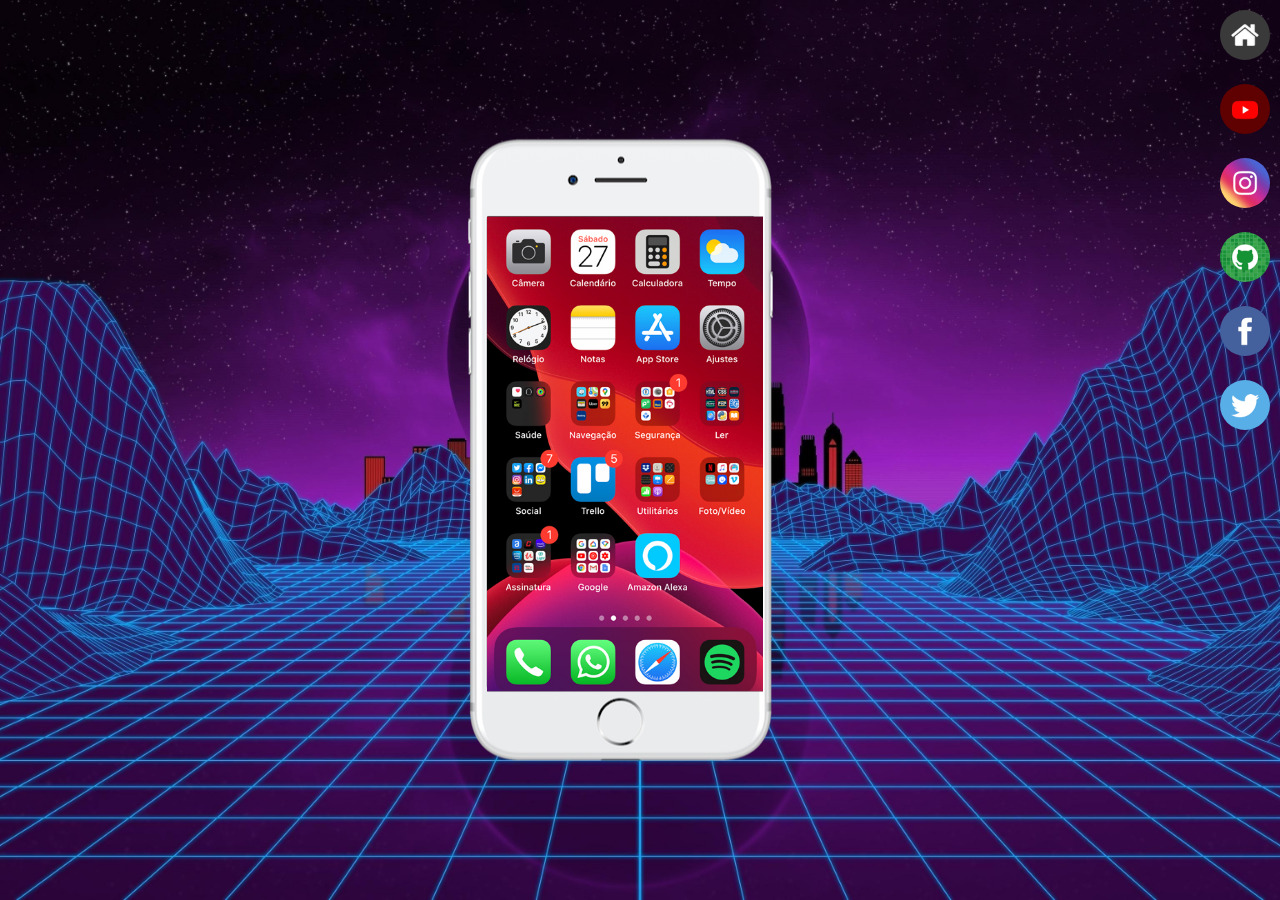
<file: index.html>
<!DOCTYPE html>
<html lang="pt-br">
<head>
    <meta charset="UTF-8">
    <meta http-equiv="X-UA-Compatible" content="IE=edge">
    <meta name="viewport" content="width=device-width, initial-scale=1.0">
    <title>Projeto Redes Sociais</title>
    <link rel="shortcut icon" href="favicon.ico" type="image/x-icon">
    <link rel="stylesheet" href="estilos/style.css">
</head>
<body>
    <main>
        <section id="telefone">
            <iframe src="home.html" name="tela" id="tela" frameborder="0" >
                Mude de Navegador , essa miserá não funfa um Iframe tão Perfeito!!.
            </iframe>
        </section>
        <section id="redesocial">
            <a href="home.html" target="tela"><img src="imagens/logo-home.jpg" alt=""></a><br>
            <a href="youtube.html" target="tela"><img src="imagens/logo-youtube.jpg" alt=""></a><br>
            <a href="instagram.html" target="tela"><img src="imagens/logo-instagram.jpg" alt=""></a><br>
            <a href="github.html" target="tela"><img src="imagens/logo-github.jpg" alt=""></a><br>
            <a href="facebook.html" target="tela"><img src="imagens/logo-facebook.jpg" alt=""></a><br>
            <a href="twitter.html" target="tela"><img src="imagens/logo-twitter.jpg" alt=""></a><br>
        </section>
    </main>
</body>
</html>
</file>
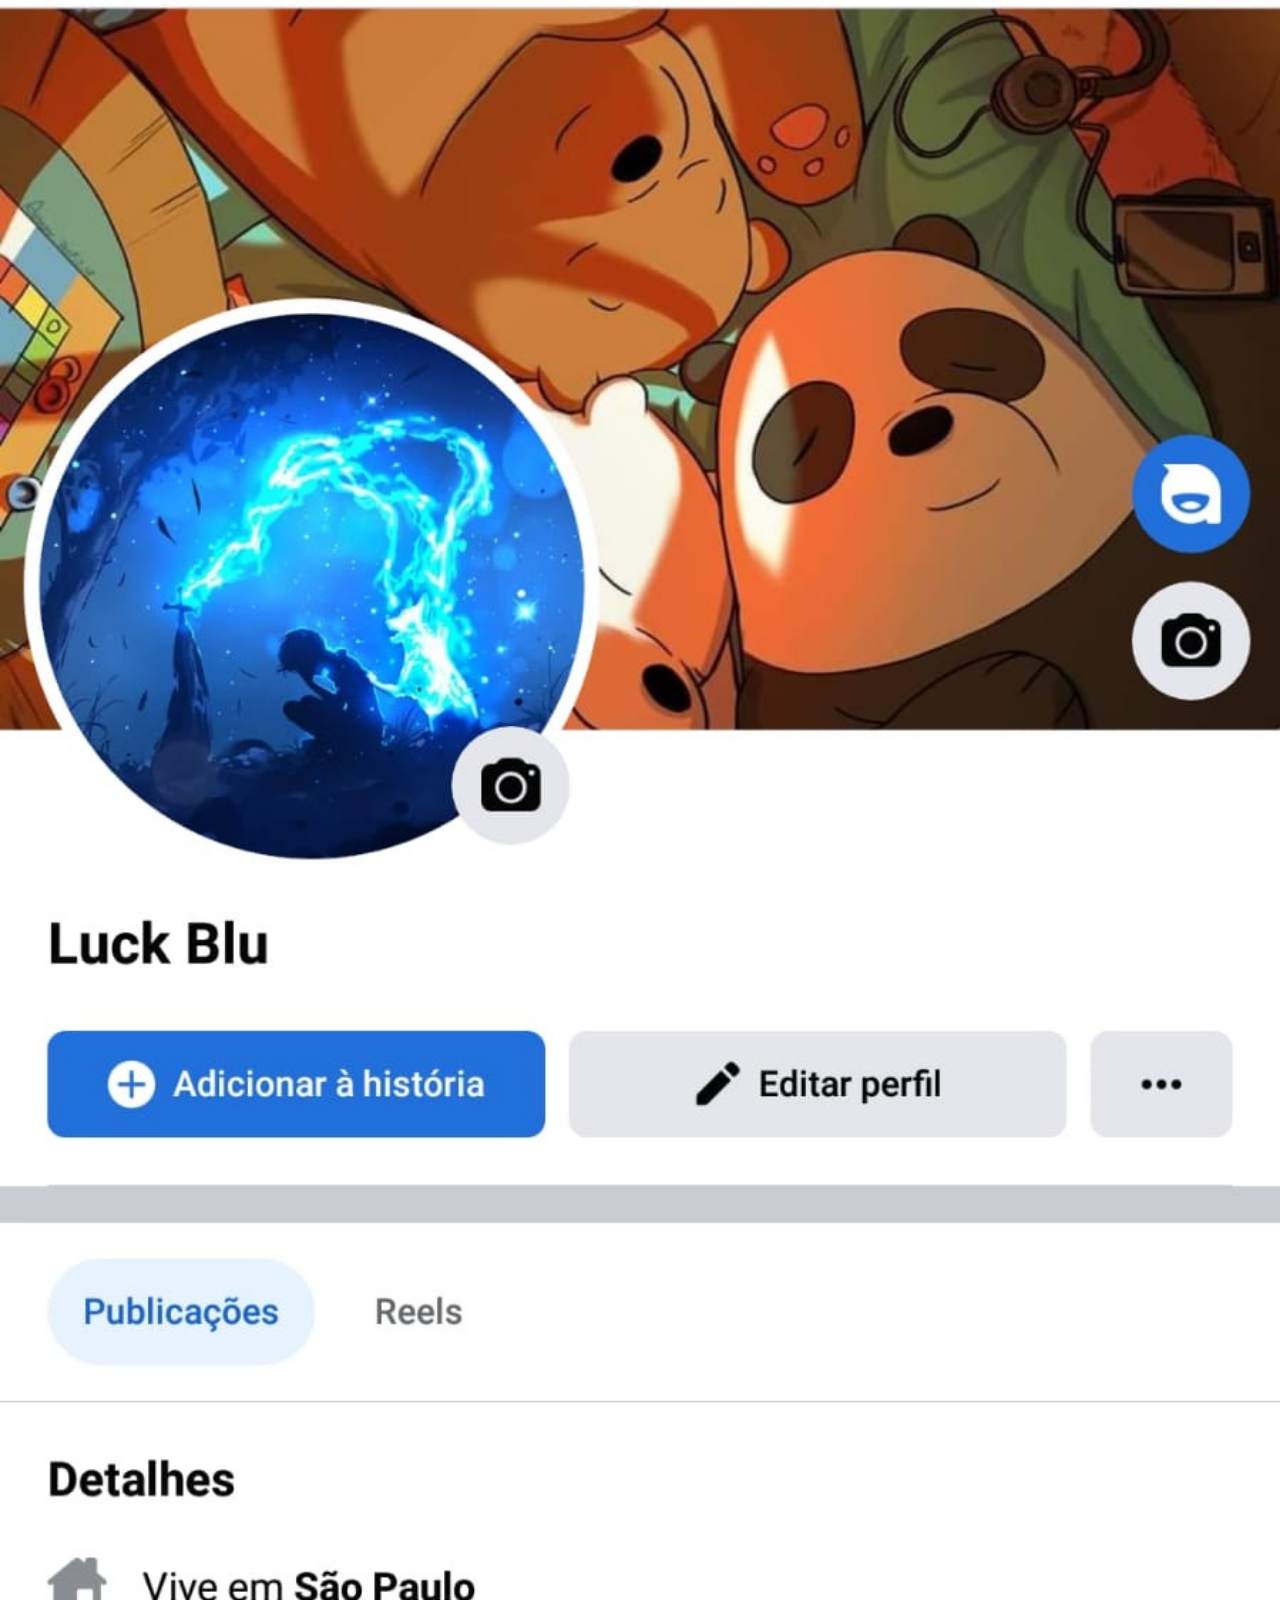
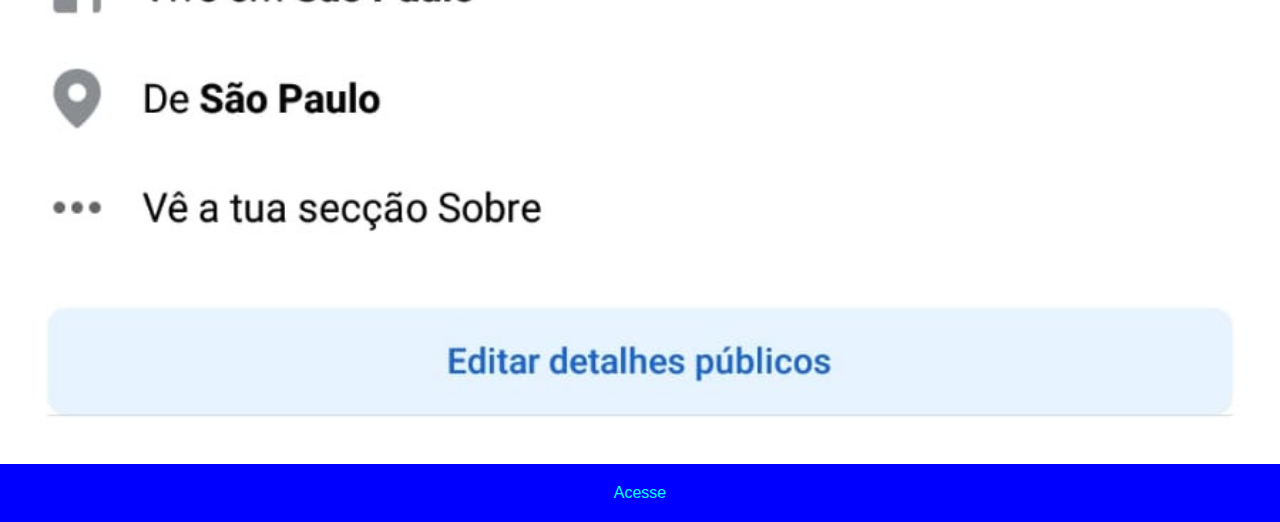
<file: facebook.html>
<!DOCTYPE html>
<html lang="pt-br">
<head>
    <meta charset="UTF-8">
    <meta http-equiv="X-UA-Compatible" content="IE=edge">
    <meta name="viewport" content="width=device-width, initial-scale=1.0">
    <title>Facebook</title>
    <link rel="stylesheet" href="estilos/social.css">
</head>
<body>
    <img src="fotos/facebook3.jpg" alt="Facebook">
    <a href="https://www.facebook.com/juan.javi.5059/">Acesse</a>
</body>
</html>
</file>
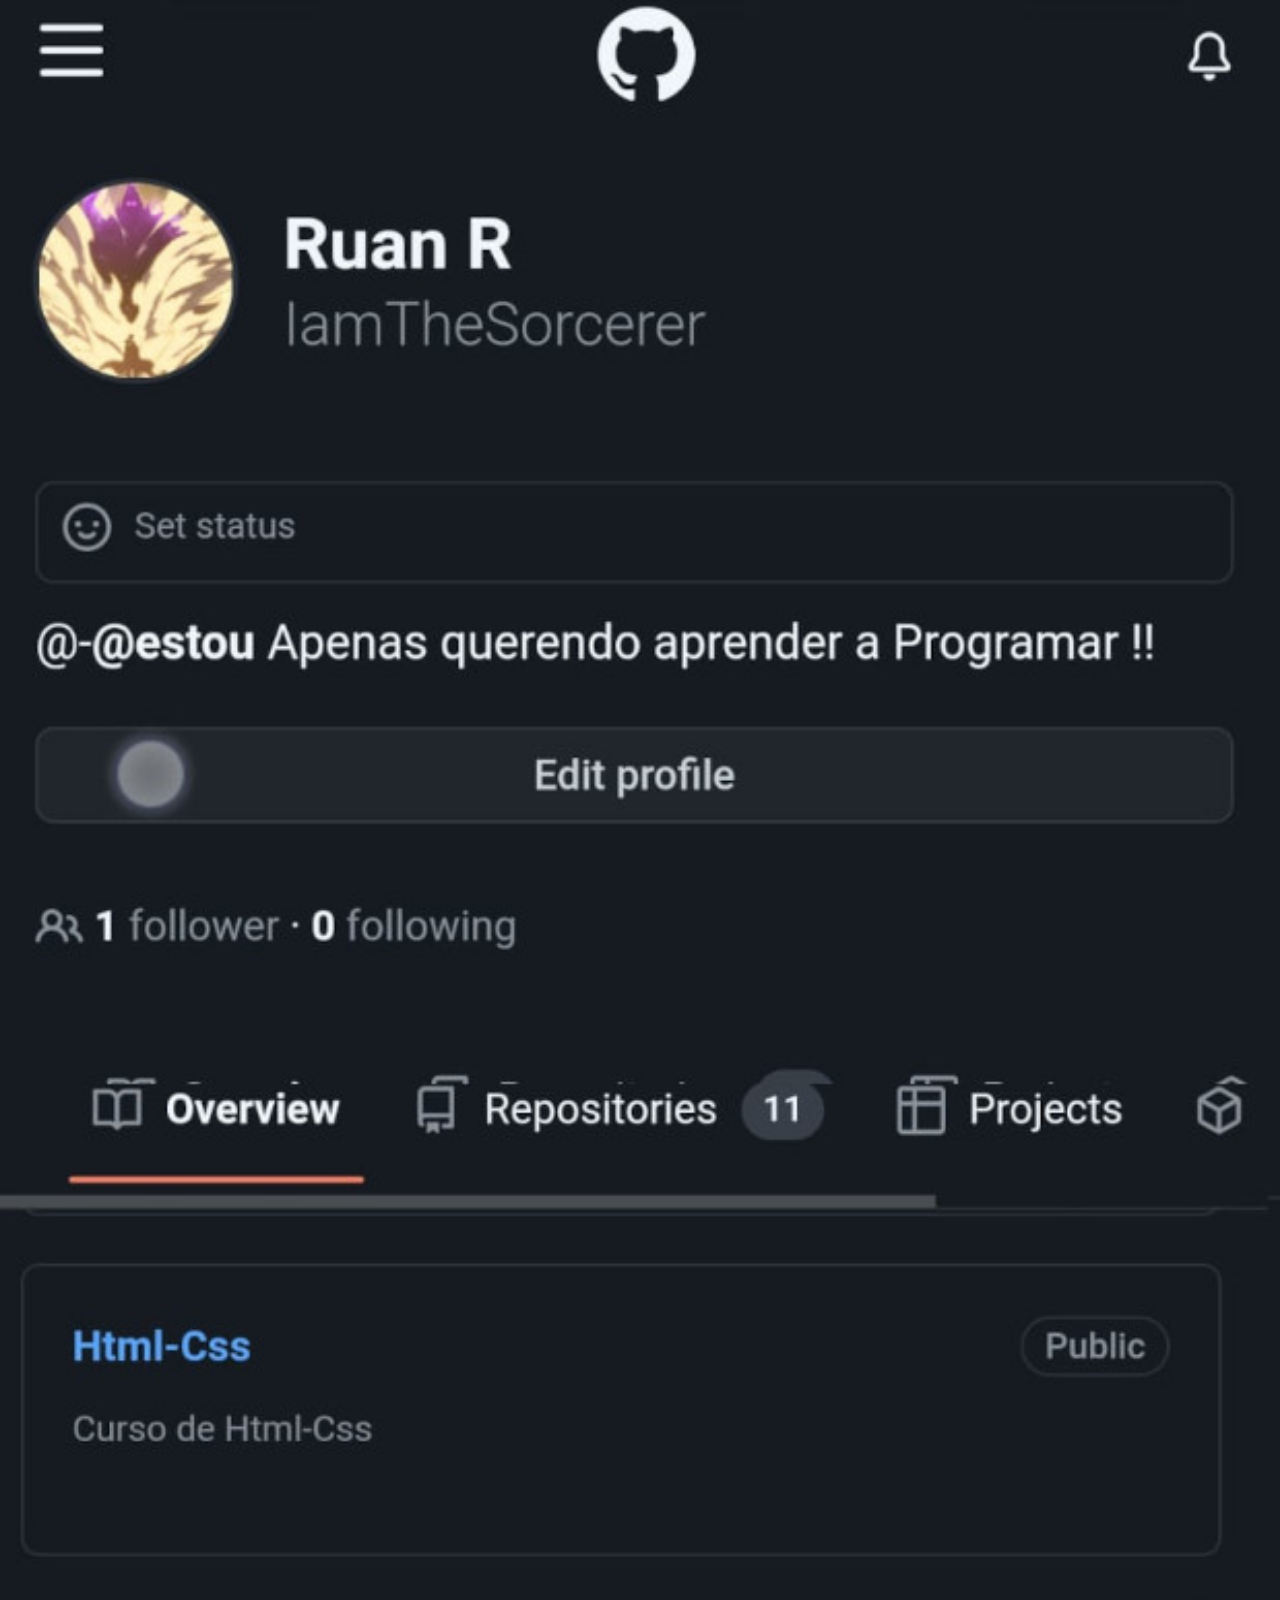
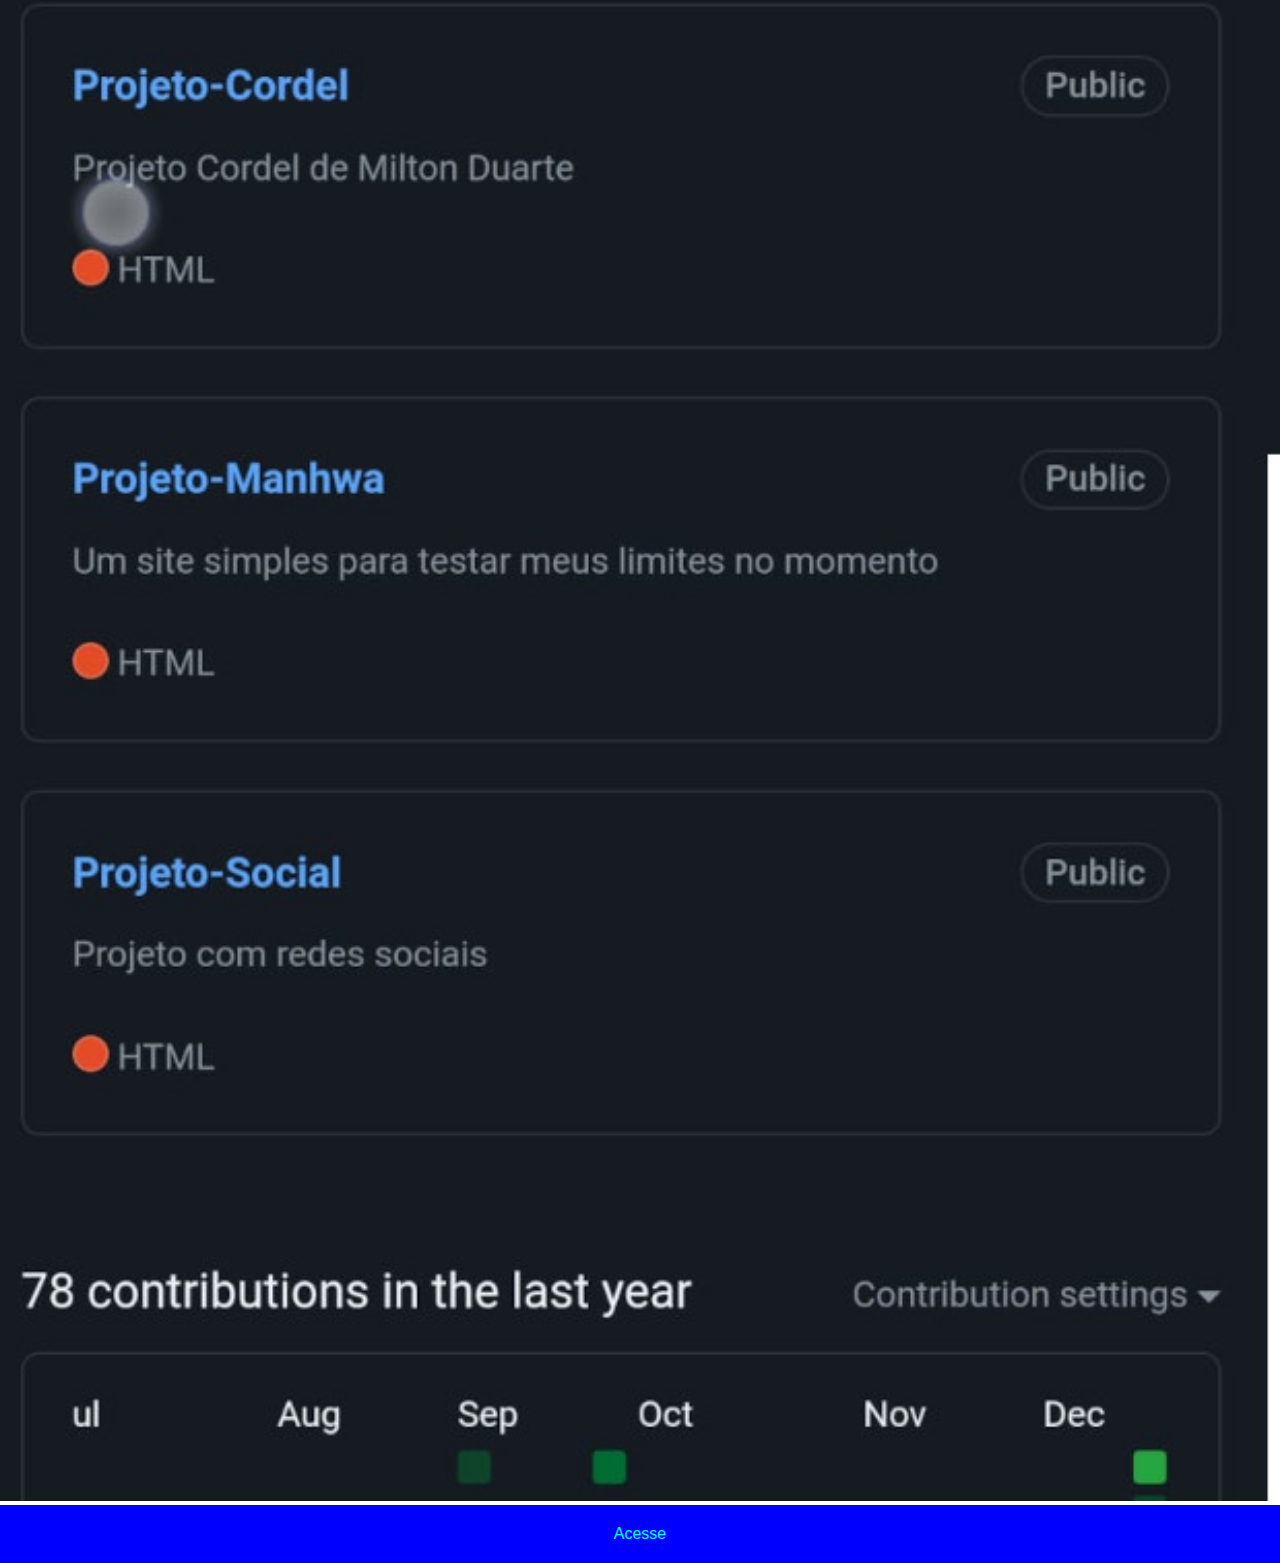
<file: github.html>
<!DOCTYPE html>
<html lang="pt-br">
<head>
    <meta charset="UTF-8">
    <meta http-equiv="X-UA-Compatible" content="IE=edge">
    <meta name="viewport" content="width=device-width, initial-scale=1.0">
    <title>Github</title>
    <link rel="stylesheet" href="estilos/social.css">
</head>
<body>
    <img src="fotos/github3.jpg" alt="Github">
    <a href="https://github.com/IamTheSorcerer">Acesse</a>
</body>
</html>
</file>
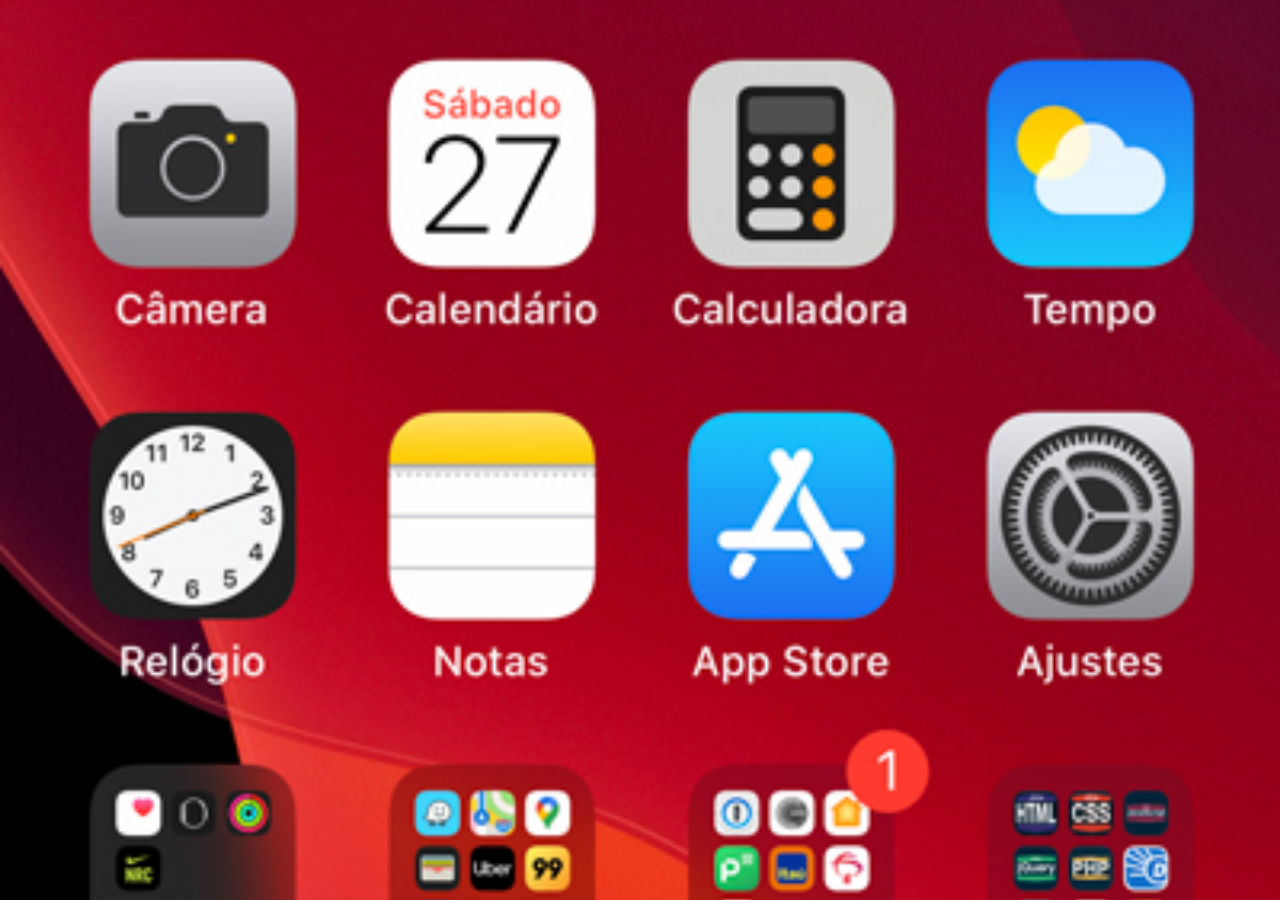
<file: home.html>
<!DOCTYPE html>
<html lang="pt-br">
<head>
    <meta charset="UTF-8">
    <meta http-equiv="X-UA-Compatible" content="IE=edge">
    <meta name="viewport" content="width=device-width, initial-scale=1.0">
    <title>Home</title>
</head>
<style>

    *{
      margin: 0px;
      padding: 0px;  
    }

    body{
        width: 100vw;
        height: 100vh;
        background: black url(imagens/tela-home.jpg) no-repeat top center;
        background-size: cover;
 
    }

</style>
<body>
</body>
</html>
</file>
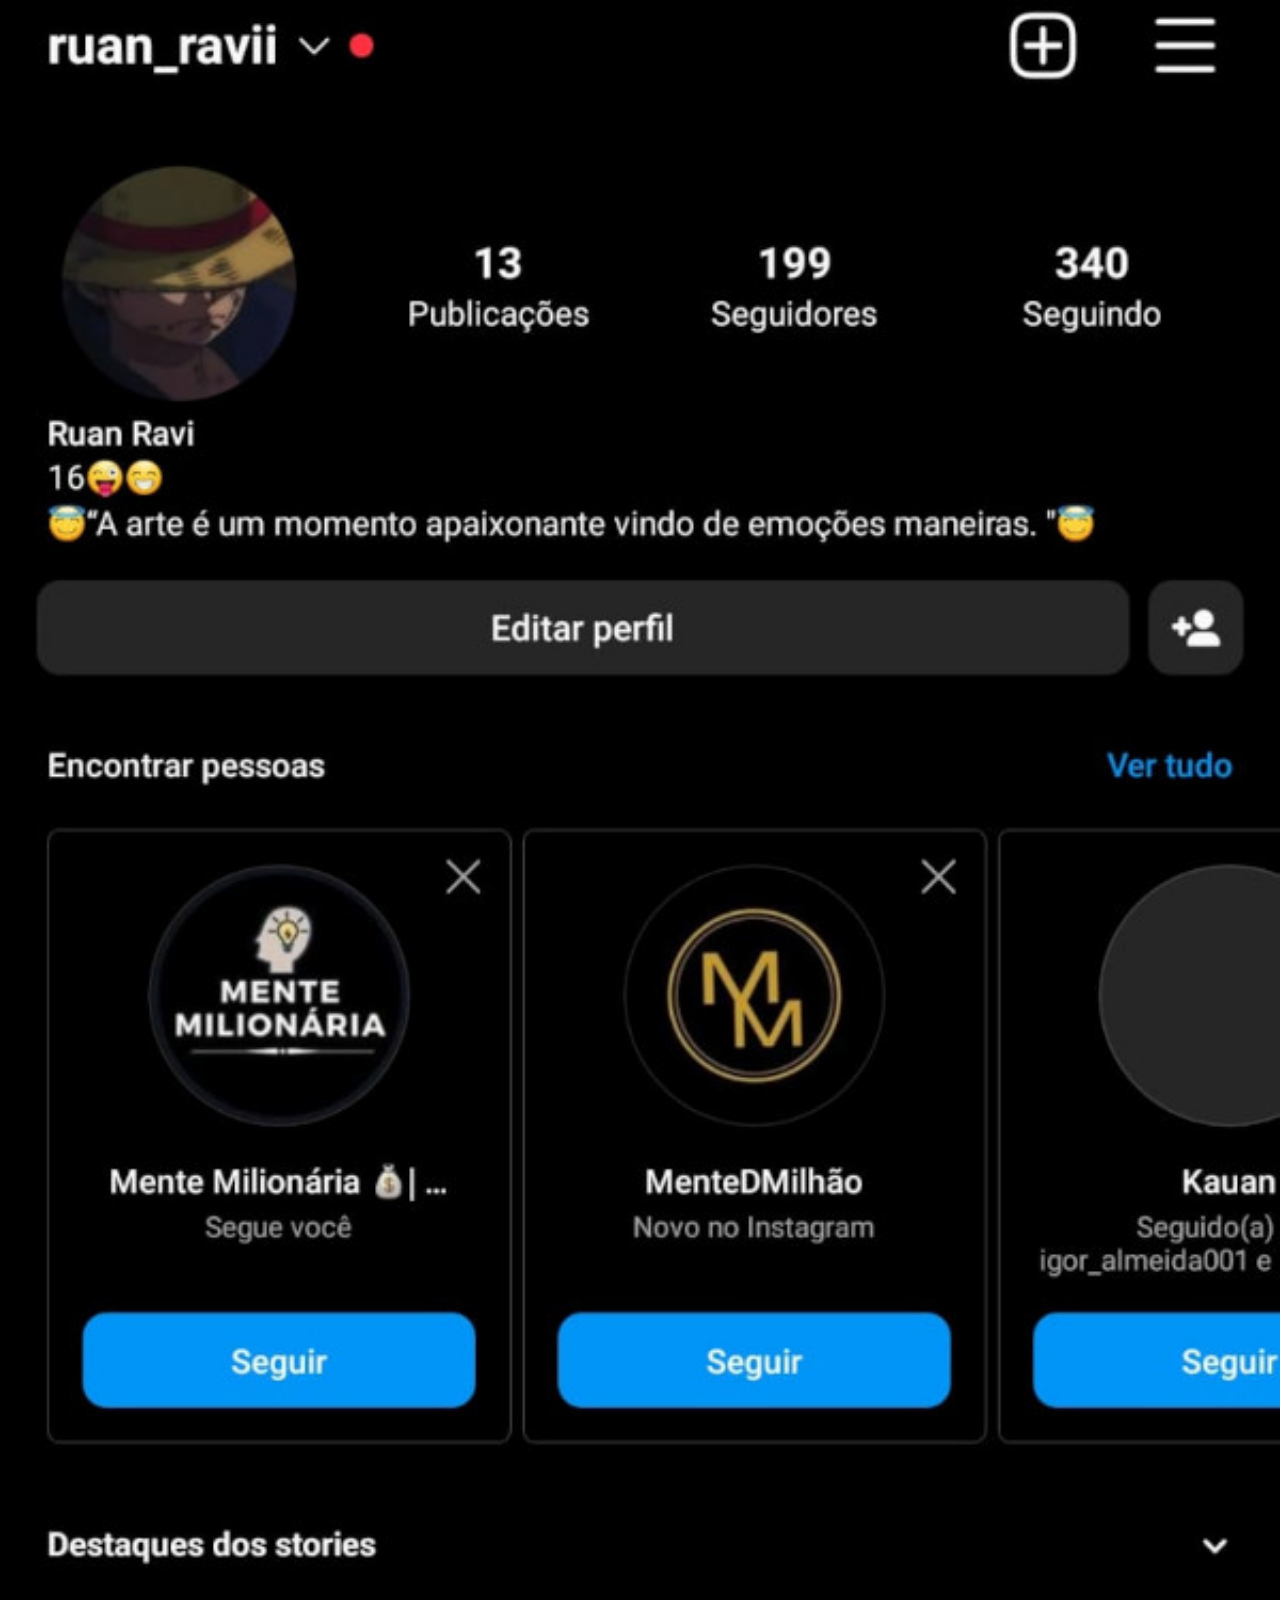
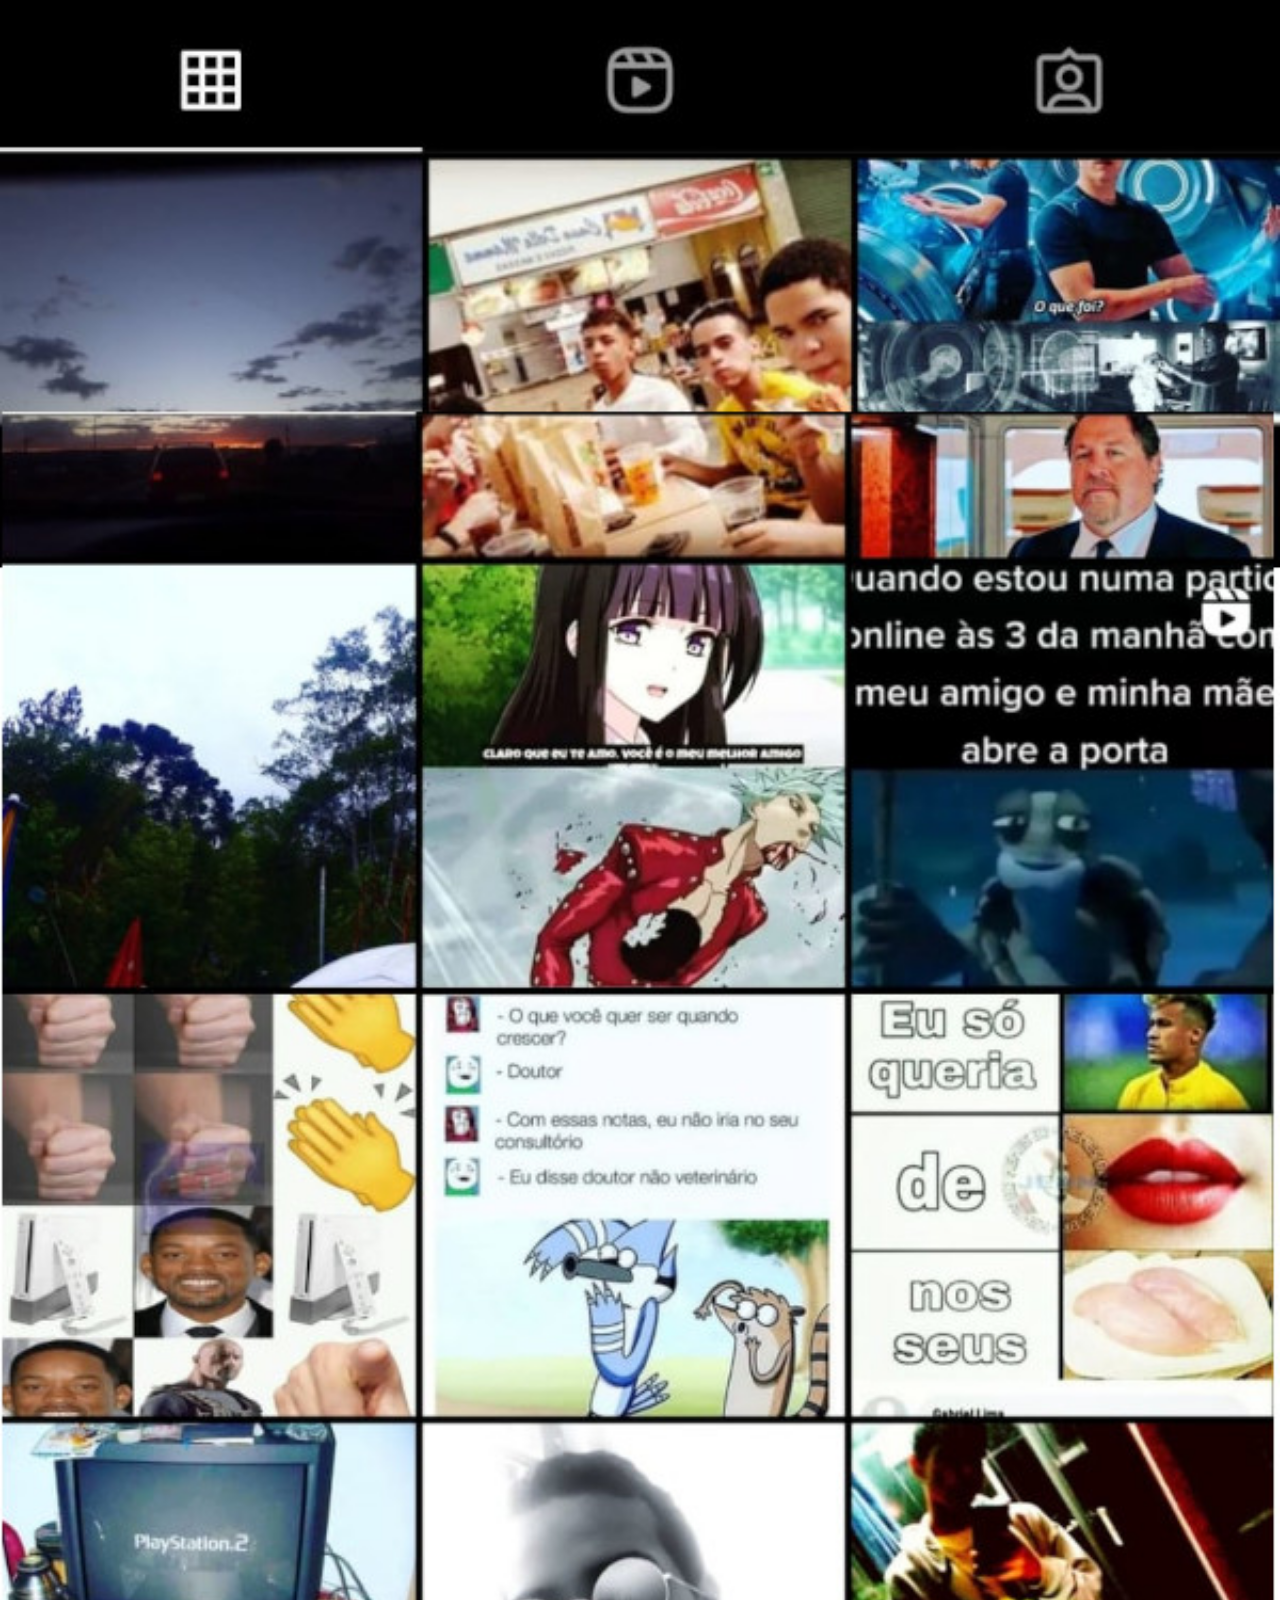
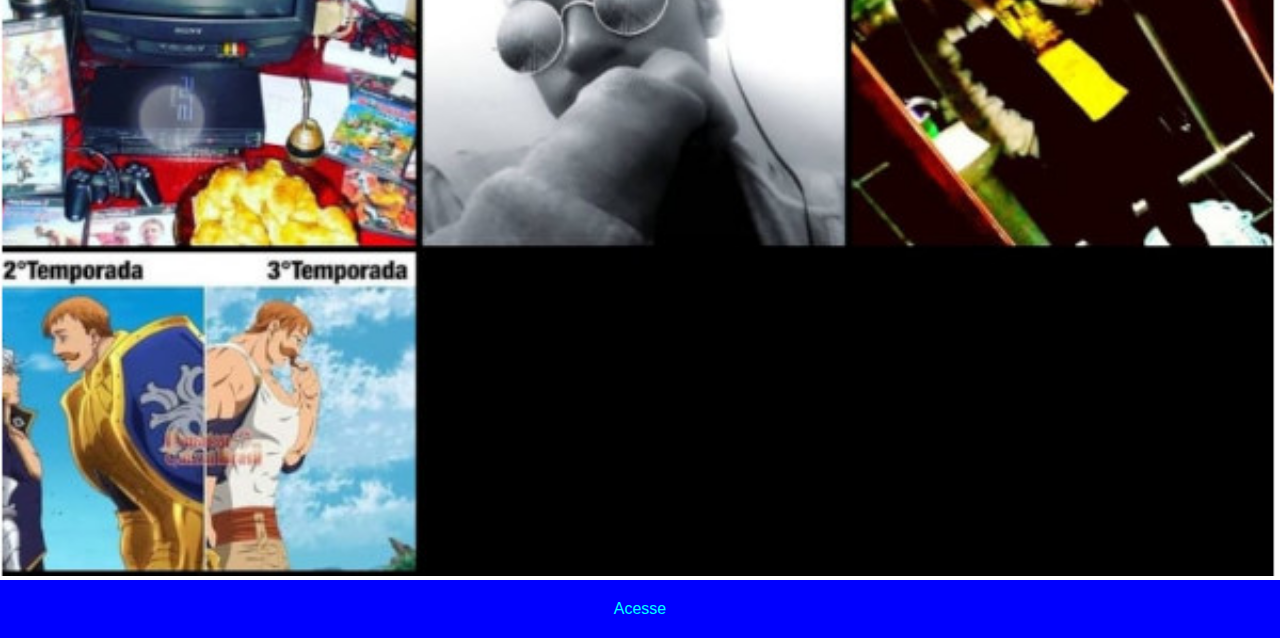
<file: instagram.html>
<!DOCTYPE html>
<html lang="en">
<head>
    <meta charset="UTF-8">
    <meta http-equiv="X-UA-Compatible" content="IE=edge">
    <meta name="viewport" content="width=device-width, initial-scale=1.0">
    <title>Instagram</title>
    <link rel="stylesheet" href="estilos/social.css">
</head>
<body>
    <img src="fotos/instagram3.jpeg" alt="Instagram">
    <a href="https://www.instagram.com/ruan_ravii/">Acesse</a>
</body>
</html>
</file>
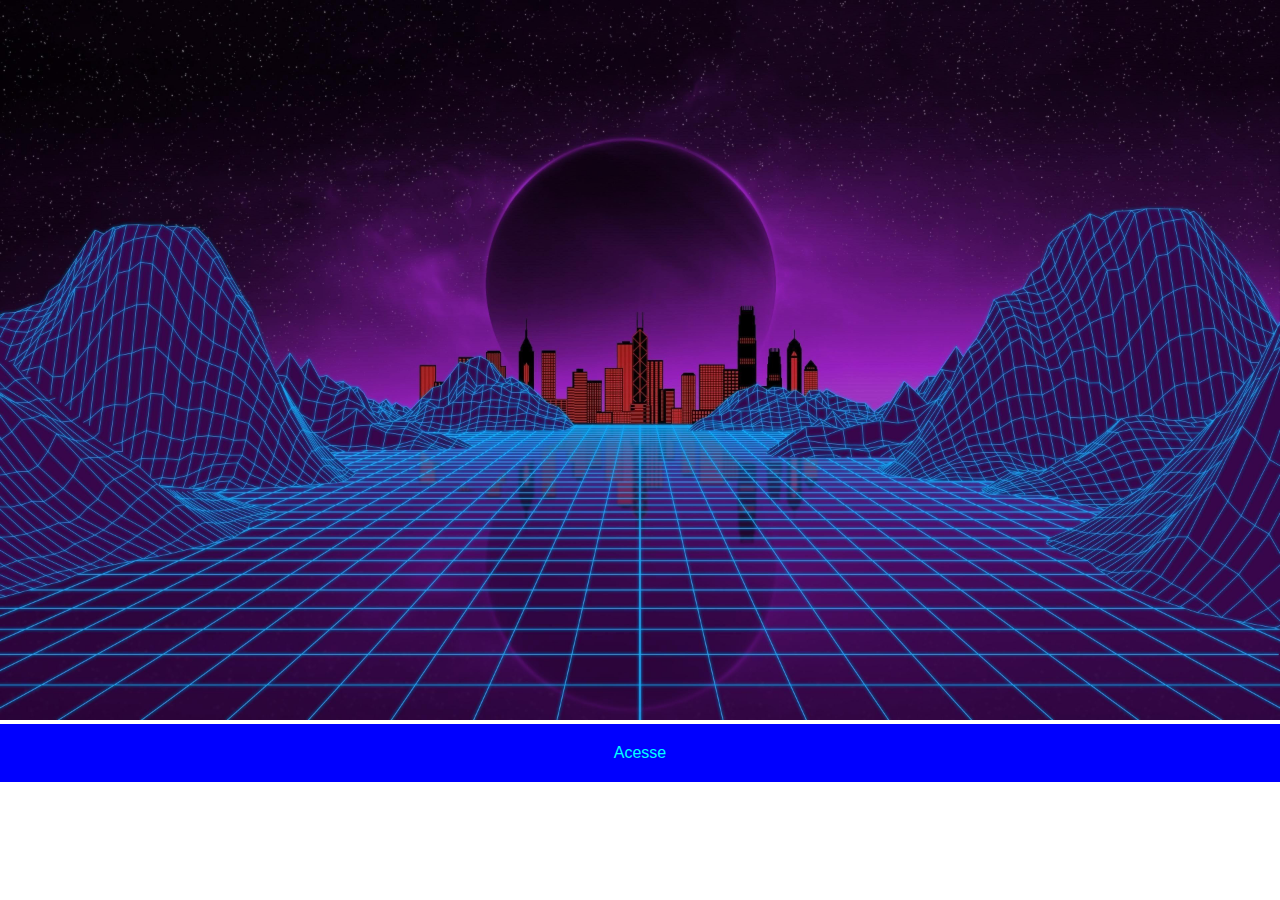
<file: twitter.html>
<!DOCTYPE html>
<html lang="pt-br">
<head>
    <meta charset="UTF-8">
    <meta http-equiv="X-UA-Compatible" content="IE=edge">
    <meta name="viewport" content="width=device-width, initial-scale=1.0">
    <title>Twitter</title>
    <link rel="stylesheet" href="estilos/social.css">
</head>
<body>
    <img src="imagens/space.jpg" alt="Twitter">
    <a href="https://twitter.com/Shadow_Monarch">Acesse</a>
</body>
</html>
</file>
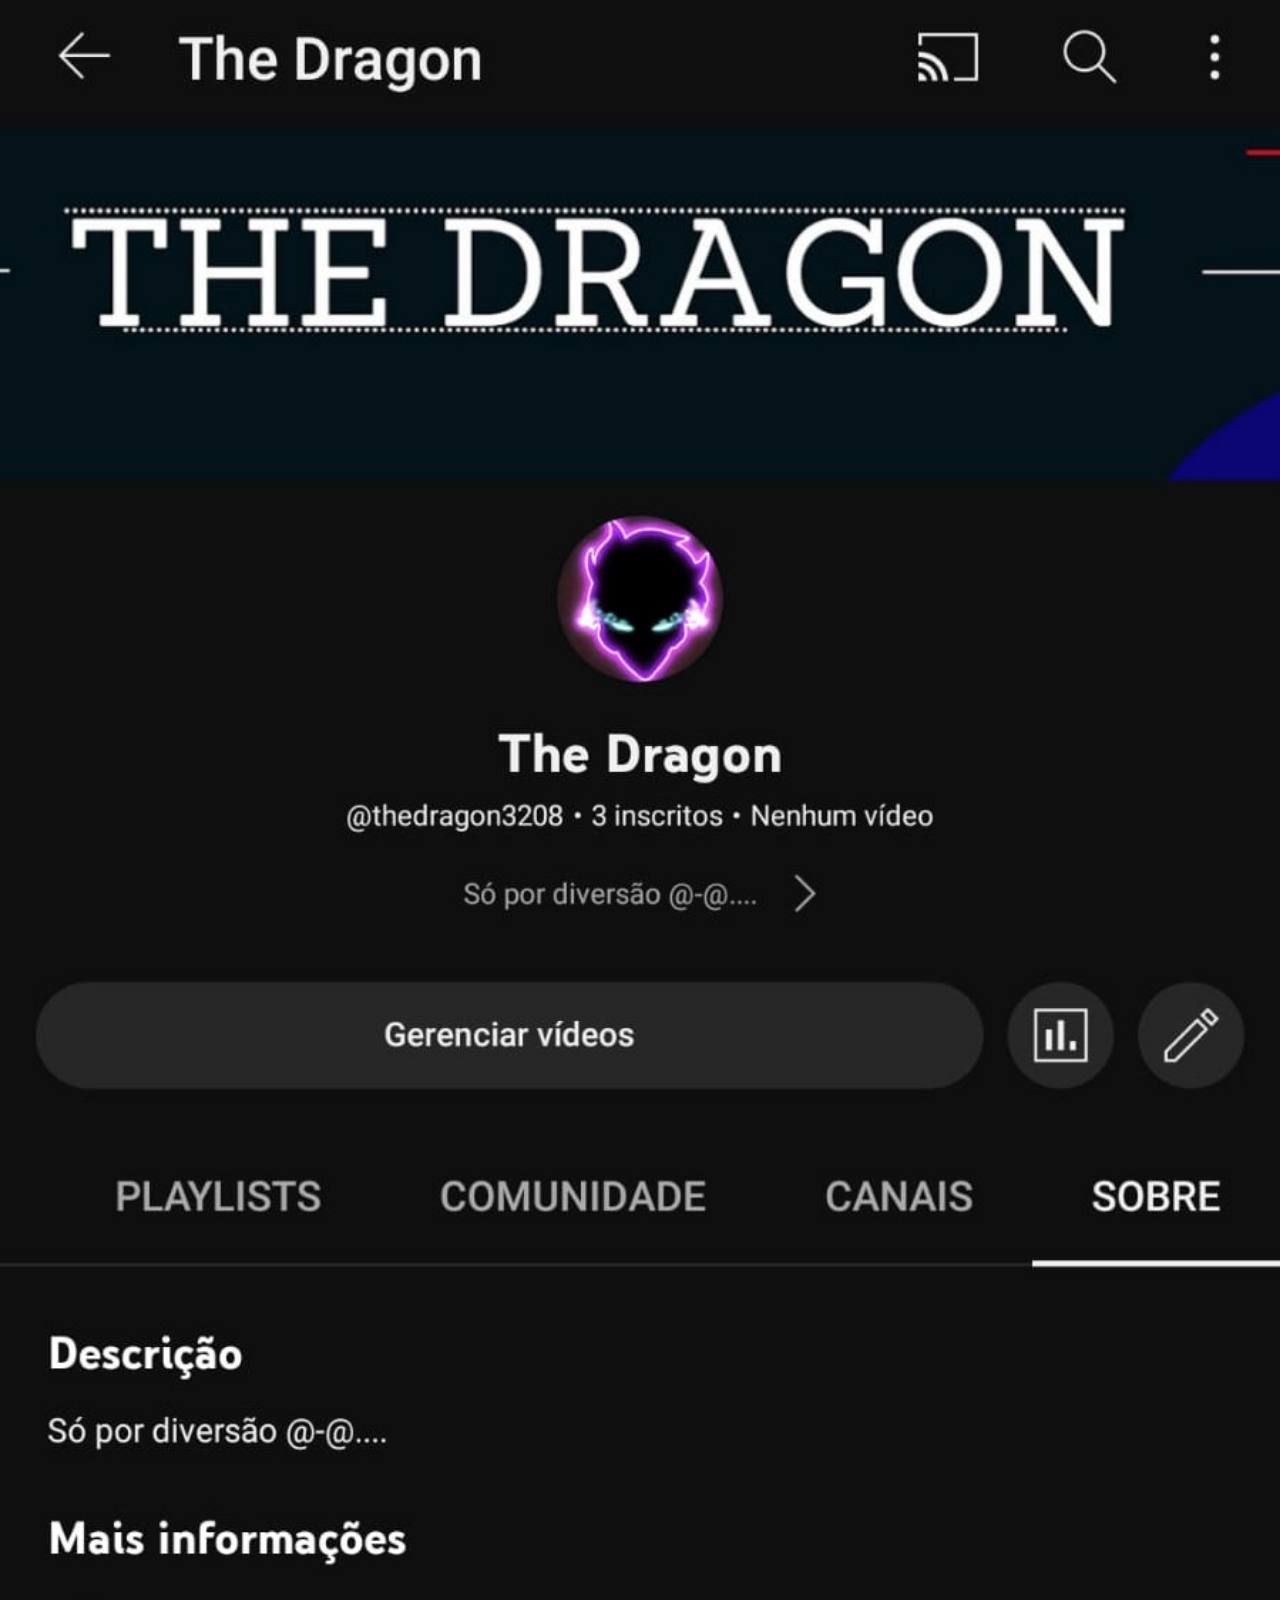
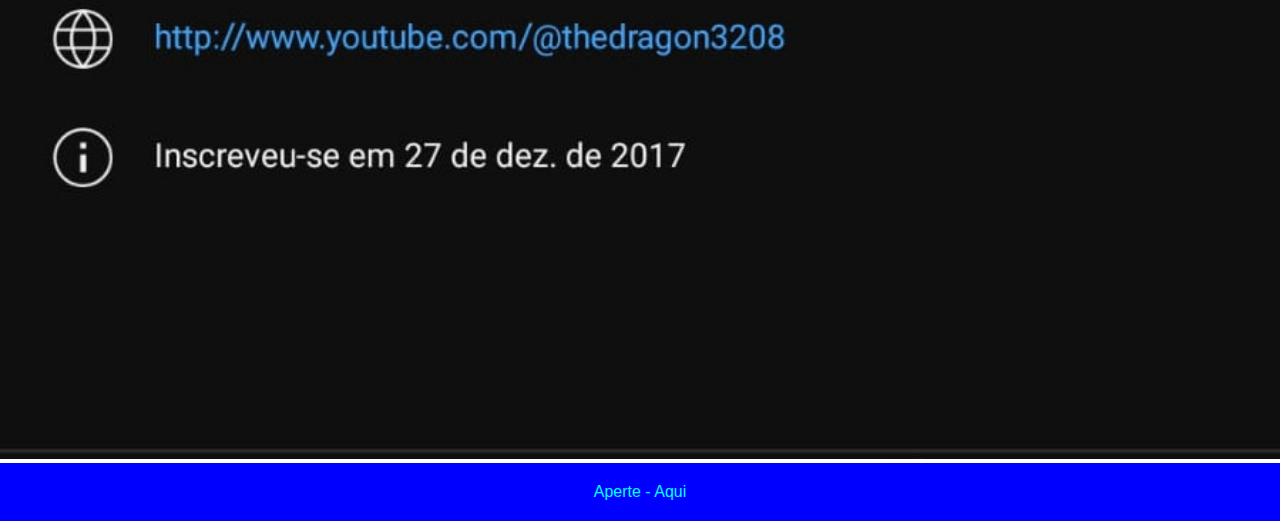
<file: youtube.html>
<!DOCTYPE html>
<html lang="pt-br">
<head>
    <meta charset="UTF-8">
    <meta http-equiv="X-UA-Compatible" content="IE=edge">
    <meta name="viewport" content="width=device-width, initial-scale=1.0">
    <title>Youtube</title>
    <link rel="stylesheet" href="estilos/social.css">
    <style>
        *{
            margin: 0px;
            padding: 0px;
            font-family: Arial, Helvetica, sans-serif;
        }
        
        img{
            width: 100vw;
        }
        a{
            display: block;
            background-color: blue;
            color: aqua;
            padding: 20px;
            font-weight: 20px;
            text-align: center;
            text-decoration: none;
        }
        a:hover{
            color: blue;
            background-color: aqua;
        }
    </style>
</head>
<body>
<img src="fotos/youtube3.jpg" alt="Youtube">
<a href="https://www.youtube.com/@thedragon3208/playlists" target="_blank">Aperte - Aqui</a>    
</body>
</html>
</file>
<file: estilos/style.css>
@charset 'UTF-8';

*{
    margin: 0px;
    padding: 0px;
    font-family: Arial, Helvetica, sans-serif;
}

html,body {
    height: 100vh;
    width: 100vw;
    background-color: black;
}

body{
    background: url(../imagens/space.jpg) no-repeat
    top center;
    background-size: cover;
}

main{
    position: relative;
    height: 100vh;
}

section#telefone{
    position: absolute;
    top: 50%;
    left: 50%;
    transform: translate(-50%, -50%);

    height: 627px;
    width: 350px;
    background-color: brown;
    background: url('../imagens/frame-iphone.png') no-repeat;
}

iframe#tela{
    position: relative;
    top: 80px;
    left: 22px;
    width: 276px;
    height: 475px;
    
}

section#redesocial img{
    width: 50px;
    margin: 10px;
    border-radius: 50%;
    box-sizing: border-box;
}

section#redesocial{
    text-align: right;
}
section#redesocial img:hover{
    border: 2px solid orangered;
    transform: translate(-2px , -2px);
    transition: transform .2s, border .4s;
}
</file>
<file: estilos/social.css>
@charset 'UTF-8';
*{
    margin: 0px;
    padding: 0px;
    font-family: Arial, Helvetica, sans-serif;
}

img{
    width: 100vw;
}
a{
    display: block;
    background-color: blue;
    color: aqua;
    padding: 20px;
    font-weight: 20px;
    text-align: center;
    text-decoration: none;
}
a:hover{
    color: blue;
    background-color: aqua;
}
</file>
